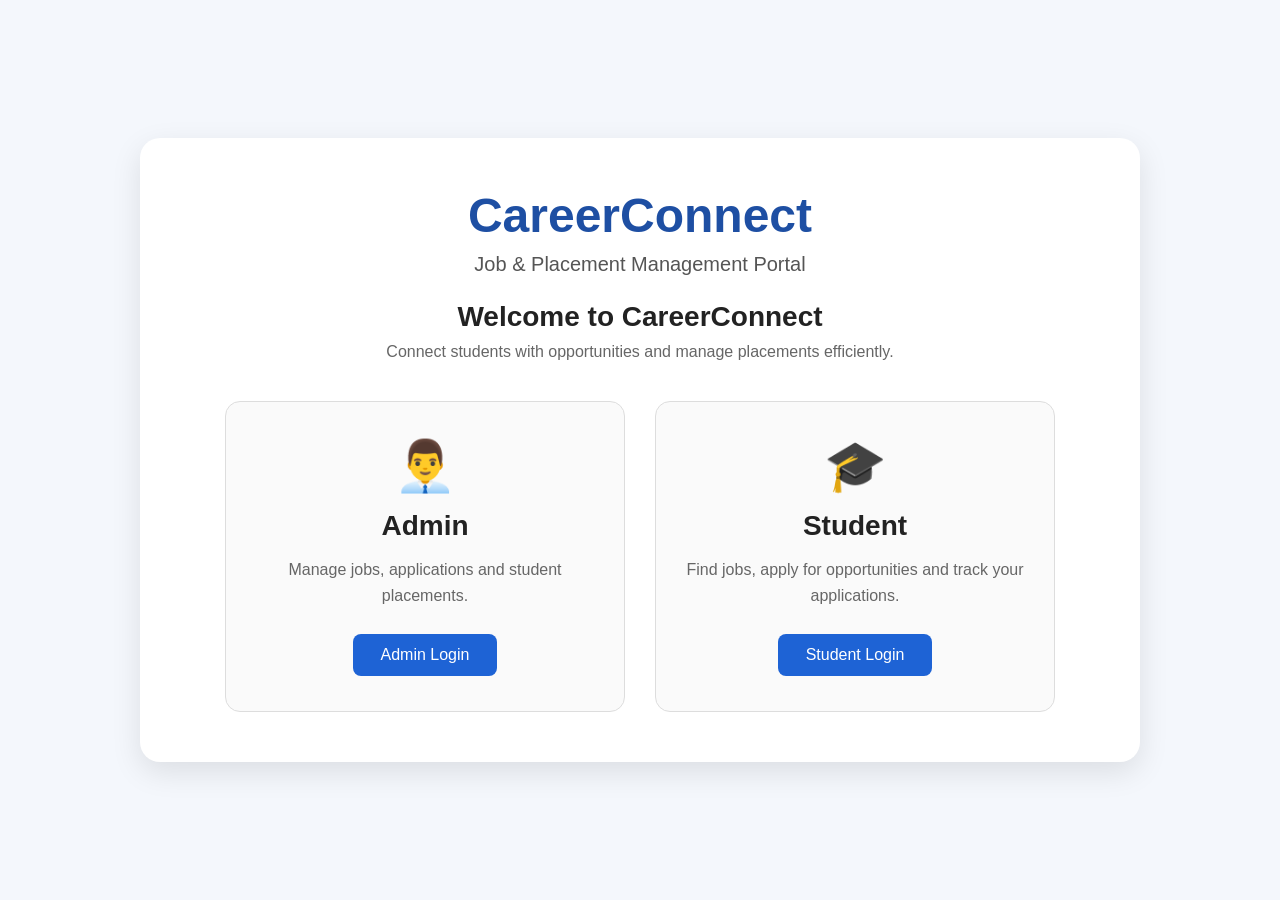
<file: src/main/webapp/index.html>
<!DOCTYPE html>
<html lang="en">

<head>

    <meta charset="UTF-8">

    <meta name="viewport"
          content="width=device-width, initial-scale=1.0">

    <title>CareerConnect</title>

    <style>

        * {
            margin: 0;
            padding: 0;
            box-sizing: border-box;
        }


        body {
            font-family: Arial, sans-serif;
            background: #f4f7fc;
            min-height: 100vh;
        }


        .landing-container {
            min-height: 100vh;

            display: flex;
            justify-content: center;
            align-items: center;

            padding: 40px;
        }


        .landing-card {
            width: 100%;
            max-width: 1000px;

            background: white;

            padding: 50px;

            border-radius: 20px;

            box-shadow:
                0 10px 30px rgba(0, 0, 0, 0.10);

            text-align: center;
        }


        .landing-card h1 {
            font-size: 48px;
            color: #1e4fa3;
            margin-bottom: 10px;
        }


        .tagline {
            font-size: 20px;
            color: #555;
            margin-bottom: 25px;
        }


        .welcome-text {
            font-size: 28px;
            font-weight: bold;
            color: #222;
            margin-bottom: 10px;
        }


        .description {
            color: #666;
            font-size: 16px;
            margin-bottom: 40px;
        }


        .login-options {
            display: flex;
            justify-content: center;
            gap: 30px;
        }


        .login-box {
            width: 400px;

            border: 1px solid #ddd;

            border-radius: 15px;

            padding: 35px 25px;

            background: #fafafa;

            transition: 0.3s;
        }


        .login-box:hover {
            transform: translateY(-5px);

            box-shadow:
                0 8px 20px rgba(0, 0, 0, 0.12);
        }


        .icon {
            font-size: 50px;
            margin-bottom: 15px;
        }


        .login-box h2 {
            font-size: 28px;
            color: #222;
            margin-bottom: 15px;
        }


        .login-box p {
            color: #666;
            line-height: 1.6;
            margin-bottom: 25px;
        }


        .login-box button {
            border: none;

            background: #1e63d5;

            color: white;

            font-size: 16px;

            padding: 12px 28px;

            border-radius: 8px;

            cursor: pointer;

            transition: 0.3s;
        }


        .login-box button:hover {
            background: #164fae;
        }


        @media (max-width: 800px) {

            .login-options {
                flex-direction: column;
                align-items: center;
            }


            .login-box {
                width: 100%;
                max-width: 400px;
            }


            .landing-card {
                padding: 30px 20px;
            }


            .landing-card h1 {
                font-size: 38px;
            }

        }

    </style>

</head>


<body>


    <div class="landing-container">


        <div class="landing-card">


            <h1>
                CareerConnect
            </h1>


            <p class="tagline">
                Job & Placement Management Portal
            </p>


            <p class="welcome-text">
                Welcome to CareerConnect
            </p>


            <p class="description">
                Connect students with opportunities
                and manage placements efficiently.
            </p>



            <div class="login-options">


                <!-- ADMIN LOGIN -->

                <div class="login-box">

                    <div class="icon">
                        👨‍💼
                    </div>


                    <h2>
                        Admin
                    </h2>


                    <p>
                        Manage jobs, applications
                        and student placements.
                    </p>


                    <button
                        onclick="goToAdminLogin()">

                        Admin Login

                    </button>

                </div>



                <!-- STUDENT LOGIN -->

                <div class="login-box">

                    <div class="icon">
                        🎓
                    </div>


                    <h2>
                        Student
                    </h2>


                    <p>
                        Find jobs, apply for opportunities
                        and track your applications.
                    </p>


                    <button
                        onclick="goToStudentLogin()">

                        Student Login

                    </button>

                </div>


            </div>


        </div>


    </div>



    <script>

    function goToAdminLogin() {

        window.location.href =
            "login.html?role=ADMIN";

    }


    function goToStudentLogin() {

        window.location.href =
            "login.html?role=STUDENT";

    }

    </script>


</body>

</html>
</file>
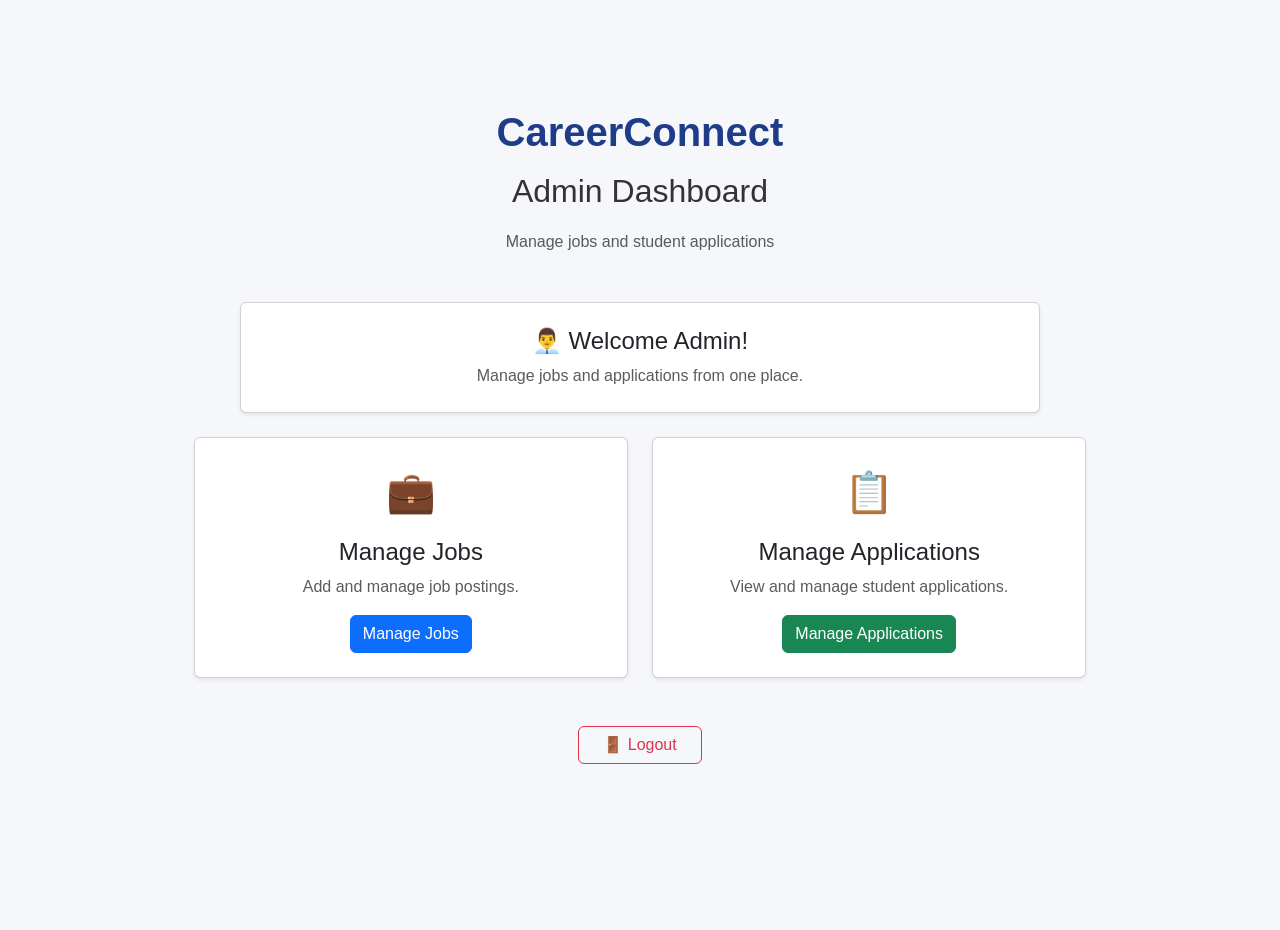
<file: src/main/webapp/admin-dashboard.html>
<!DOCTYPE html>
<html lang="en">

<head>

    <meta charset="UTF-8">

    <meta name="viewport"
          content="width=device-width, initial-scale=1.0">

    <title>CareerConnect - Admin Dashboard</title>


    <!-- Bootstrap -->

    <link
        href="https://cdn.jsdelivr.net/npm/bootstrap@5.3.3/dist/css/bootstrap.min.css"
        rel="stylesheet">


    <!-- Custom CSS -->

    <link rel="stylesheet"
          href="css/style.css">

</head>


<body>


    <div class="container py-5">


        <!-- Header -->

        <div class="text-center mb-5">

            <h1 class="fw-bold">
                CareerConnect
            </h1>

            <h2 class="mt-3">
                Admin Dashboard
            </h2>

            <p class="text-muted">
                Manage jobs and student applications
            </p>

        </div>


        <!-- Welcome -->

        <div class="card shadow-sm mx-auto mb-4"
             style="max-width: 800px;">

            <div class="card-body text-center p-4">

                <h4>
                    👨‍💼 Welcome Admin!
                </h4>

                <p class="text-muted mb-0">
                    Manage jobs and applications from one place.
                </p>

            </div>

        </div>


        <!-- Dashboard Options -->

        <div class="row justify-content-center g-4">


            <!-- Manage Jobs -->

            <div class="col-md-5">

                <div class="card shadow-sm h-100">

                    <div class="card-body text-center p-4">

                        <div class="fs-1 mb-3">
                            💼
                        </div>

                        <h4>
                            Manage Jobs
                        </h4>

                        <p class="text-muted">
                            Add and manage job postings.
                        </p>

                        <a
                            href="admin-jobs.html"
                            class="btn btn-primary">

                            Manage Jobs

                        </a>

                    </div>

                </div>

            </div>


            <!-- Manage Applications -->

            <div class="col-md-5">

                <div class="card shadow-sm h-100">

                    <div class="card-body text-center p-4">

                        <div class="fs-1 mb-3">
                            📋
                        </div>

                        <h4>
                            Manage Applications
                        </h4>

                        <p class="text-muted">
                            View and manage student applications.
                        </p>

                        <a
                            href="admin-applications.html"
                            class="btn btn-success">

                            Manage Applications

                        </a>

                    </div>

                </div>

            </div>


        </div>


        <!-- Logout -->

        <div class="text-center mt-5">

            <a
                href="logout"
                class="btn btn-outline-danger px-4">

                🚪 Logout

            </a>

        </div>


    </div>


</body>

</html>
</file>
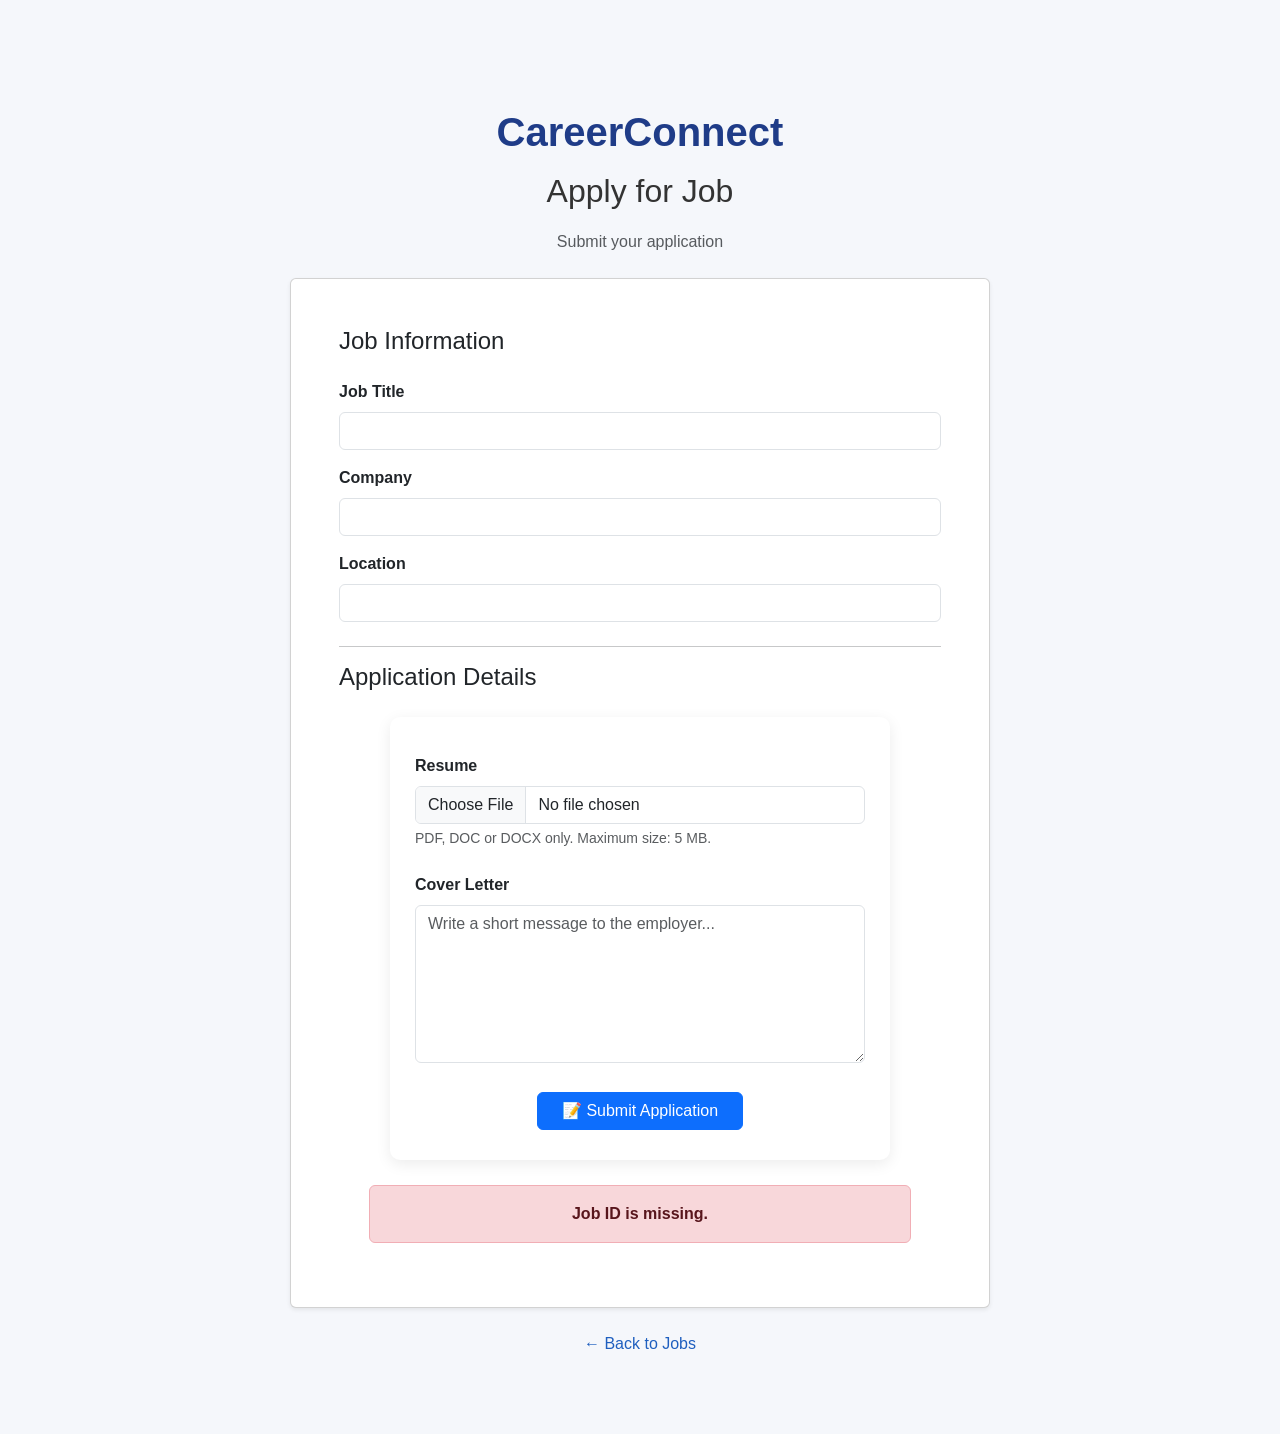
<file: src/main/webapp/application-form.html>
<!DOCTYPE html>
<html lang="en">

<head>

    <meta charset="UTF-8">

    <meta name="viewport"
          content="width=device-width, initial-scale=1.0">

    <title>CareerConnect - Apply for Job</title>

    <!-- Bootstrap -->
    <link
        href="https://cdn.jsdelivr.net/npm/bootstrap@5.3.3/dist/css/bootstrap.min.css"
        rel="stylesheet">

    <!-- Custom CSS -->
    <link rel="stylesheet"
          href="css/style.css">

</head>


<body>

    <div class="container py-5">

        <!-- Heading -->

        <div class="text-center mb-4">

            <h1 class="fw-bold">
                CareerConnect
            </h1>

            <h2 class="mt-3">
                Apply for Job
            </h2>

            <p class="text-muted">
                Submit your application
            </p>

        </div>


        <!-- Application Card -->

        <div class="card shadow-sm mx-auto"
             style="max-width: 700px;">

            <div class="card-body p-4 p-md-5">


                <!-- Job Information -->

                <h4 class="mb-4">
                    Job Information
                </h4>


                <div class="mb-3">

                    <label class="form-label fw-semibold">
                        Job Title
                    </label>

                    <input
                        type="text"
                        id="jobTitle"
                        class="form-control"
                        readonly>

                </div>


                <div class="mb-3">

                    <label class="form-label fw-semibold">
                        Company
                    </label>

                    <input
                        type="text"
                        id="company"
                        class="form-control"
                        readonly>

                </div>


                <div class="mb-4">

                    <label class="form-label fw-semibold">
                        Location
                    </label>

                    <input
                        type="text"
                        id="location"
                        class="form-control"
                        readonly>

                </div>


                <hr>


                <!-- Application Form -->

                <h4 class="mb-4">
                    Application Details
                </h4>


                <form
                    id="applicationForm"
                    action="student/apply"
                    method="post"
                    enctype="multipart/form-data">


                    <!-- Hidden Job ID -->

                    <input
                        type="hidden"
                        id="jobId"
                        name="jobId">


                    <!-- Resume -->

                    <div class="mb-4">

                        <label
                            for="resume"
                            class="form-label fw-semibold">

                            Resume

                        </label>

                        <input
                            type="file"
                            id="resume"
                            name="resume"
                            class="form-control"
                            accept=".pdf,.doc,.docx"
                            required>

                        <div class="form-text">
                            PDF, DOC or DOCX only. Maximum size: 5 MB.
                        </div>

                    </div>


                    <!-- Cover Letter -->

                    <div class="mb-4">

                        <label
                            for="coverLetter"
                            class="form-label fw-semibold">

                            Cover Letter

                        </label>

                        <textarea
                            id="coverLetter"
                            name="coverLetter"
                            class="form-control"
                            rows="6"
                            placeholder="Write a short message to the employer..."></textarea>

                    </div>


                    <!-- Submit -->

                    <div class="text-center">

                        <button
                            type="submit"
                            id="submitApplication"
                            class="btn btn-primary px-4">

                            📝 Submit Application

                        </button>

                    </div>


                </form>


                <!-- Message -->

                <div
                    id="message"
                    class="mt-4">
                </div>


            </div>

        </div>


        <!-- Back -->

        <div class="text-center mt-4">

            <a href="student-jobs.html"
               class="text-decoration-none">

                ← Back to Jobs

            </a>

        </div>

    </div>


    <!-- Application JavaScript -->

    <script src="js/application-form.js"></script>

</body>

</html>
</file>
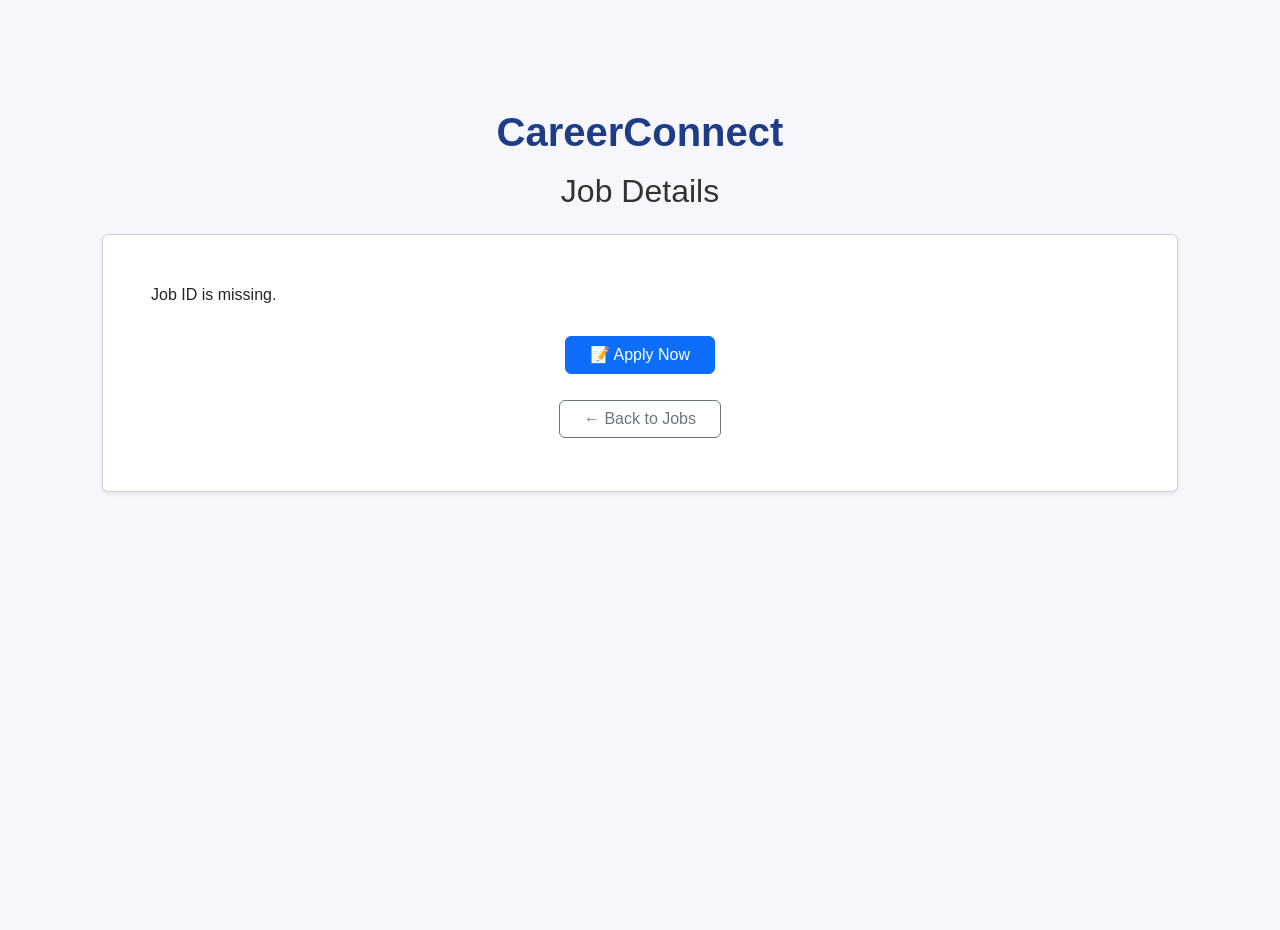
<file: src/main/webapp/job-details.html>
<!DOCTYPE html>
<html lang="en">

<head>

    <meta charset="UTF-8">

    <meta name="viewport"
          content="width=device-width, initial-scale=1.0">

    <title>CareerConnect - Job Details</title>


    <!-- Bootstrap -->
    <link
        href="https://cdn.jsdelivr.net/npm/bootstrap@5.3.3/dist/css/bootstrap.min.css"
        rel="stylesheet">


    <!-- Custom CSS -->
    <link rel="stylesheet"
          href="css/style.css">

</head>


<body>


    <!-- Main Container -->

    <div class="container py-5">


        <!-- Heading -->

        <div class="text-center mb-4">

            <h1 class="fw-bold">
                CareerConnect
            </h1>

            <h2 class="mt-3">
                Job Details
            </h2>

        </div>


        <!-- Job Details Card -->

        <div class="card shadow-sm mx-auto job-details-card">

            <div class="card-body p-4 p-md-5">


                <!-- Job Details -->

                <div id="jobDetails">

                    <div class="text-center text-muted">

                        Loading job details...

                    </div>

                </div>


                <!-- Apply Button -->

                <div class="text-center mt-4">

                    <button
                        id="applyButton"
                        type="button"
                        class="btn btn-primary px-4">

                        📝 Apply Now

                    </button>

                </div>


                <!-- Back Button -->

                <div class="text-center mt-3">

                    <button
                        type="button"
                        class="btn btn-outline-secondary px-4"
                        onclick="window.location.href='student-jobs.html'">

                        ← Back to Jobs

                    </button>

                </div>


            </div>

        </div>


    </div>


    <!-- Existing JavaScript -->

    <script src="js/job-details.js"></script>


</body>

</html>
</file>
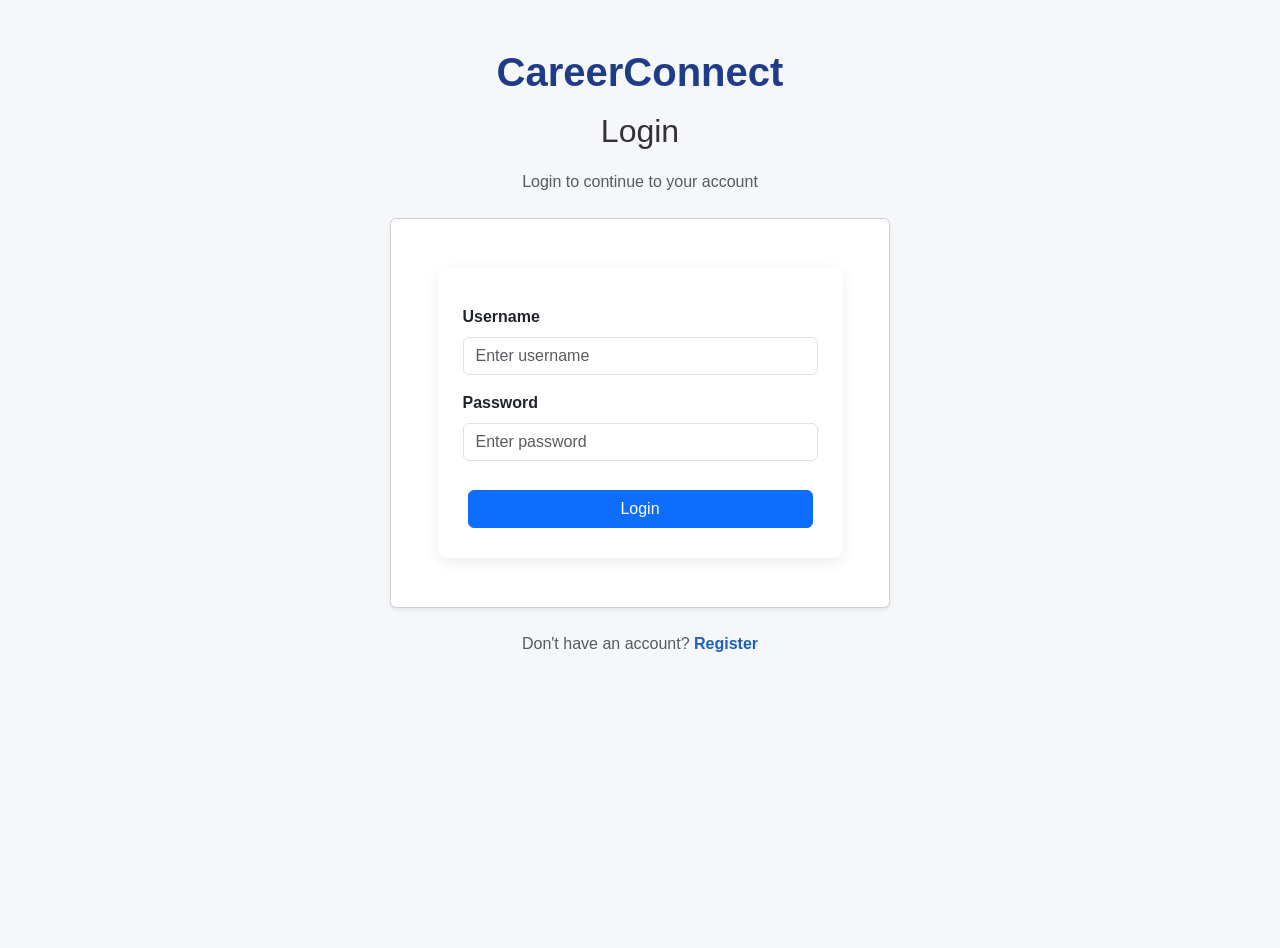
<file: src/main/webapp/login.html>
<!DOCTYPE html>
<html lang="en">

<head>

    <meta charset="UTF-8">

    <meta name="viewport"
          content="width=device-width, initial-scale=1.0">

    <title>CareerConnect - Login</title>


    <!-- Bootstrap -->

    <link
        href="https://cdn.jsdelivr.net/npm/bootstrap@5.3.3/dist/css/bootstrap.min.css"
        rel="stylesheet">


    <!-- Custom CSS -->

    <link rel="stylesheet"
          href="css/style.css">

</head>


<body>


    <div class="container">


        <!-- Header -->

        <div class="text-center mt-5 mb-4">

            <h1 class="fw-bold">
                CareerConnect
            </h1>

            <h2 class="mt-3"
                id="loginTitle">

                Login

            </h2>

            <p class="text-muted"
               id="loginDescription">

                Login to continue to your account

            </p>

        </div>



        <!-- Login Card -->

        <div class="card shadow-sm mx-auto"
             style="max-width: 500px;">

            <div class="card-body p-4">


                <form action="login"
                      method="post">


                    <!-- Username -->

                    <div class="mb-3">

                        <label for="username"
                               class="form-label fw-semibold">

                            Username

                        </label>

                        <input
                            type="text"
                            class="form-control"
                            id="username"
                            name="username"
                            placeholder="Enter username"
                            required>

                    </div>



                    <!-- Password -->

                    <div class="mb-4">

                        <label for="password"
                               class="form-label fw-semibold">

                            Password

                        </label>

                        <input
                            type="password"
                            class="form-control"
                            id="password"
                            name="password"
                            placeholder="Enter password"
                            required>

                    </div>



                    <!-- Login Button -->

                    <div class="d-grid">

                        <button
                            type="submit"
                            class="btn btn-primary">

                            Login

                        </button>

                    </div>


                </form>


            </div>

        </div>



        <!-- Student Registration -->

        <div class="text-center mt-4"
             id="registerSection">

            <p class="text-muted">

                Don't have an account?

                <a href="register.html"
                   class="text-decoration-none fw-semibold">

                    Register

                </a>

            </p>

        </div>


    </div>



    <!-- ROLE HANDLING -->

    <script>

        const params =
            new URLSearchParams(
                window.location.search
            );


        const role =
            params.get("role");


        const loginTitle =
            document.getElementById(
                "loginTitle"
            );


        const loginDescription =
            document.getElementById(
                "loginDescription"
            );


        const registerSection =
            document.getElementById(
                "registerSection"
            );


        // ADMIN LOGIN

        if (role === "ADMIN") {

            loginTitle.textContent =
                "Admin Login";

            loginDescription.textContent =
                "Login to access the Admin Dashboard";


            // Hide student registration

            registerSection.style.display =
                "none";

        }


        // STUDENT LOGIN

        else if (role === "STUDENT") {

            loginTitle.textContent =
                "Student Login";

            loginDescription.textContent =
                "Login to access your Student Dashboard";


            // Show registration

            registerSection.style.display =
                "block";

        }


        // DEFAULT

        else {

            loginTitle.textContent =
                "Login";

            loginDescription.textContent =
                "Login to continue to your account";

        }

    </script>


</body>

</html>
</file>
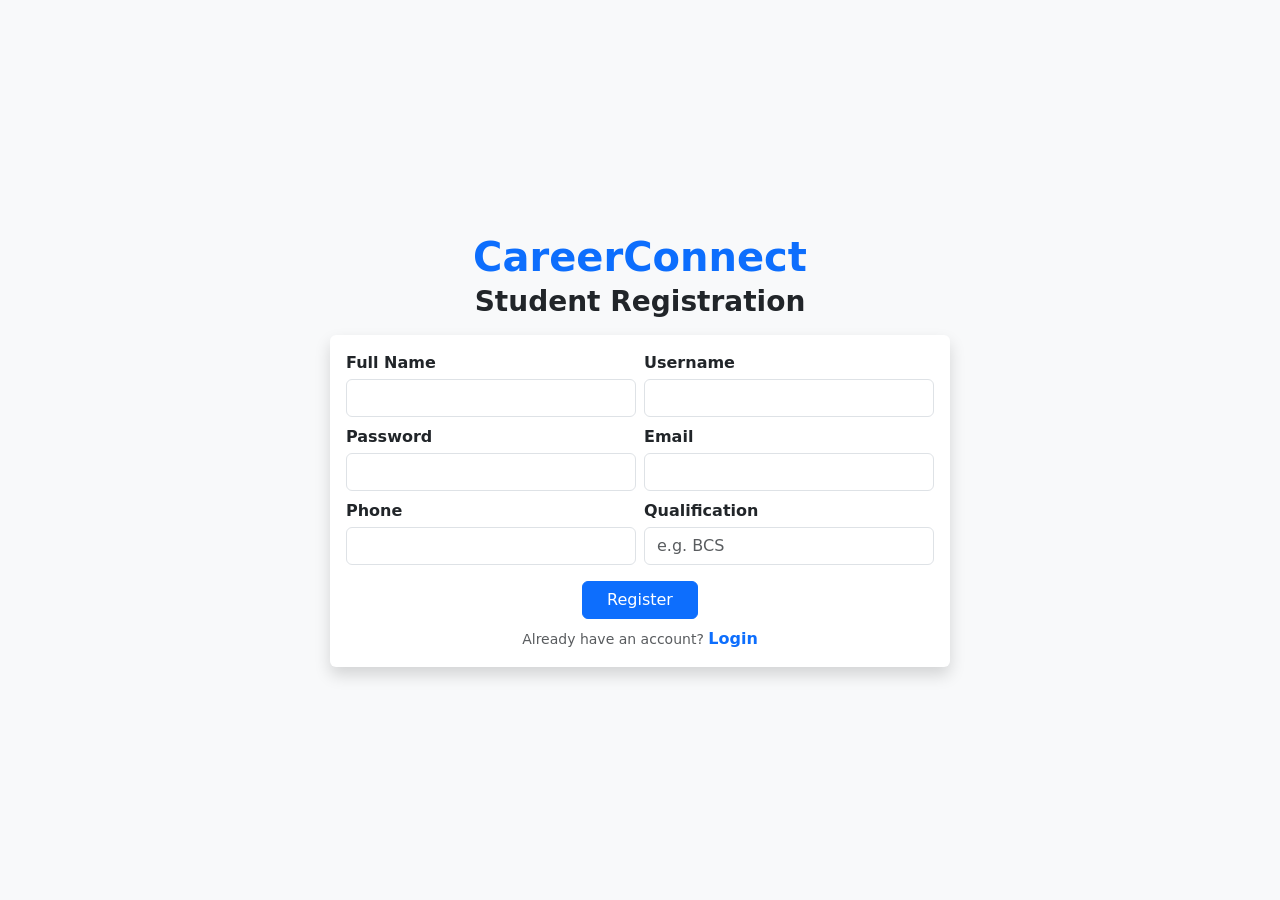
<file: src/main/webapp/register.html>
<!DOCTYPE html>
<html lang="en">

<head>
    <meta charset="UTF-8">

    <meta name="viewport"
          content="width=device-width, initial-scale=1.0">

    <title>CareerConnect - Registration</title>

    <!-- Bootstrap -->
    <link
        href="https://cdn.jsdelivr.net/npm/bootstrap@5.3.3/dist/css/bootstrap.min.css"
        rel="stylesheet">
</head>

<body class="bg-light">

    <div class="container-fluid min-vh-100 d-flex align-items-center justify-content-center">

        <div class="w-100" style="max-width: 620px;">

            <!-- Heading -->
            <div class="text-center mb-3">

                <h1 class="fw-bold text-primary mb-1">
                    CareerConnect
                </h1>

                <h3 class="fw-semibold mb-0">
                    Student Registration
                </h3>

            </div>


            <!-- Registration Card -->
            <div class="card border-0 shadow">

                <div class="card-body p-3">

                    <form action="register" method="post">

                        <div class="row g-2">

                            <!-- Full Name -->
                            <div class="col-md-6">

                                <label class="form-label fw-semibold mb-1">
                                    Full Name
                                </label>

                                <input
                                    type="text"
                                    name="fullName"
                                    class="form-control"
                                    required>

                            </div>


                            <!-- Username -->
                            <div class="col-md-6">

                                <label class="form-label fw-semibold mb-1">
                                    Username
                                </label>

                                <input
                                    type="text"
                                    name="username"
                                    class="form-control"
                                    required>

                            </div>


                            <!-- Password -->
                            <div class="col-md-6">

                                <label class="form-label fw-semibold mb-1">
                                    Password
                                </label>

                                <input
                                    type="password"
                                    name="password"
                                    class="form-control"
                                    required>

                            </div>


                            <!-- Email -->
                            <div class="col-md-6">

                                <label class="form-label fw-semibold mb-1">
                                    Email
                                </label>

                                <input
                                    type="email"
                                    name="email"
                                    class="form-control"
                                    required>

                            </div>


                            <!-- Phone -->
                            <div class="col-md-6">

                                <label class="form-label fw-semibold mb-1">
                                    Phone
                                </label>

                                <input
                                    type="text"
                                    name="phone"
                                    class="form-control"
                                    required>

                            </div>


                            <!-- Qualification -->
                            <div class="col-md-6">

                                <label class="form-label fw-semibold mb-1">
                                    Qualification
                                </label>

                                <input
                                    type="text"
                                    name="qualification"
                                    class="form-control"
                                    placeholder="e.g. BCS"
                                    required>

                            </div>


                     


                        <!-- Register -->
                        <div class="text-center mt-3">

                            <button
                                type="submit"
                                class="btn btn-primary px-4">

                                Register

                            </button>

                        </div>


                        <!-- Login -->
                        <div class="text-center mt-2">

                            <small class="text-muted">
                                Already have an account?
                            </small>

                           <a
    href="login.html?role=STUDENT"
    class="text-decoration-none fw-semibold">

    Login

</a>

                        </div>

                    </form>

                </div>

            </div>

        </div>

    </div>

</body>

</html>
</file>
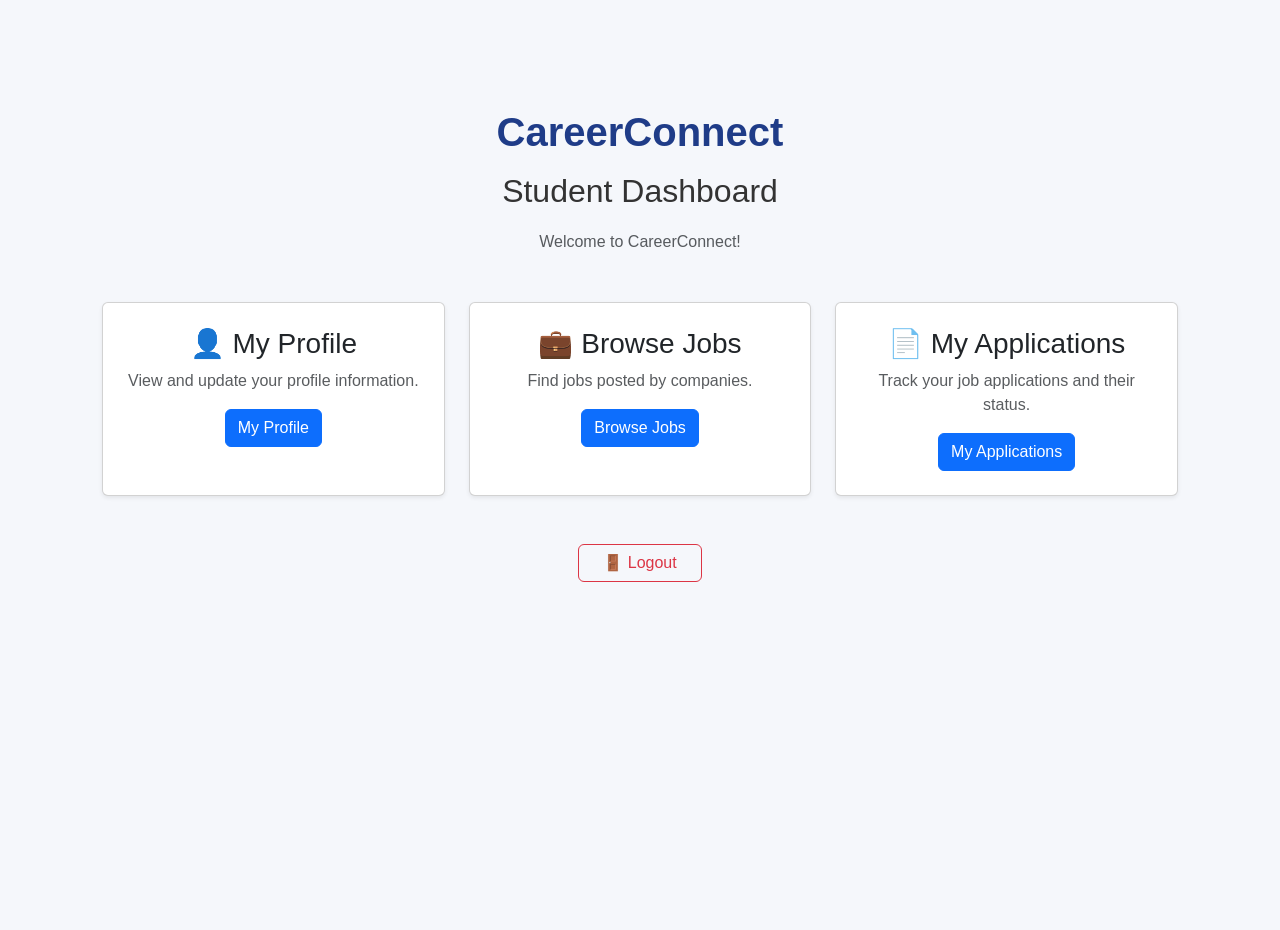
<file: src/main/webapp/student-dashboard.html>
<!DOCTYPE html>
<html lang="en">

<head>

    <meta charset="UTF-8">

    <meta name="viewport"
          content="width=device-width, initial-scale=1.0">

    <title>CareerConnect - Student Dashboard</title>


    <!-- Bootstrap -->

    <link
        href="https://cdn.jsdelivr.net/npm/bootstrap@5.3.3/dist/css/bootstrap.min.css"
        rel="stylesheet">


    <!-- Custom CSS -->

    <link rel="stylesheet"
          href="css/style.css">

</head>


<body>

    <div class="container py-5">


        <!-- Heading -->

        <h1 class="text-center fw-bold">
            CareerConnect
        </h1>

        <h2 class="text-center mt-3">
            Student Dashboard
        </h2>

        <p class="text-center text-muted mb-5">
            Welcome to CareerConnect!
        </p>


        <!-- Dashboard Cards -->

        <div class="row g-4 justify-content-center">


            <!-- My Profile -->

            <div class="col-md-4">

                <div class="card h-100 shadow-sm text-center">

                    <div class="card-body p-4">

                        <h3 class="card-title">
                            👤 My Profile
                        </h3>

                        <p class="card-text text-muted">
                            View and update your profile
                            information.
                        </p>

                        <a
                            href="profile.html"
                            class="btn btn-primary">

                            My Profile

                        </a>

                    </div>

                </div>

            </div>


            <!-- Browse Jobs -->

            <div class="col-md-4">

                <div class="card h-100 shadow-sm text-center">

                    <div class="card-body p-4">

                        <h3 class="card-title">
                            💼 Browse Jobs
                        </h3>

                        <p class="card-text text-muted">
                            Find jobs posted by companies.
                        </p>

                        <a
                            href="student-jobs.html"
                            class="btn btn-primary">

                            Browse Jobs

                        </a>

                    </div>

                </div>

            </div>


            <!-- My Applications -->

            <div class="col-md-4">

                <div class="card h-100 shadow-sm text-center">

                    <div class="card-body p-4">

                        <h3 class="card-title">
                            📄 My Applications
                        </h3>

                        <p class="card-text text-muted">
                            Track your job applications
                            and their status.
                        </p>

                        <a
                            href="my-applications.html"
                            class="btn btn-primary">

                            My Applications

                        </a>

                    </div>

                </div>

            </div>


        </div>


        <!-- Logout -->

        <div class="text-center mt-5">

            <a
                href="logout"
                class="btn btn-outline-danger px-4">

                🚪 Logout

            </a>

        </div>


    </div>

</body>

</html>
</file>
<file: src/main/webapp/css/style.css>
/* =====================================================
   CAREERCONNECT - COMMON STYLES
===================================================== */


/* =========================
   RESET
========================= */

* {
    margin: 0;
    padding: 0;
    box-sizing: border-box;
}


/* =========================
   BODY
========================= */

body {
    font-family: Arial, Helvetica, sans-serif;
    background-color: #f5f7fb;
    color: #222;
    min-height: 100vh;
}


/* =========================
   HEADINGS
========================= */

h1 {
    text-align: center;
    margin: 30px 0 10px;
    color: #1f3c88;
}

h2 {
    text-align: center;
    margin: 20px 0;
    color: #333;
}

h3 {
    color: #1f3c88;
}


/* =========================
   LINKS
========================= */

a {
    text-decoration: none;
    color: #1f5fbf;
}

a:hover {
    text-decoration: underline;
}


/* =========================
   BUTTONS
========================= */

button {
    border: none;
    padding: 10px 18px;
    border-radius: 6px;
    background-color: #1f5fbf;
    color: white;
    font-size: 15px;
    cursor: pointer;
    margin: 5px;
}

button:hover {
    background-color: #164a96;
}


/* =========================
   FORMS
========================= */

form {
    width: 90%;
    max-width: 500px;
    margin: 25px auto;
    padding: 25px;
    background-color: white;
    border-radius: 10px;
    box-shadow: 0 4px 15px rgba(0, 0, 0, 0.08);
}


label {
    display: block;
    margin-top: 12px;
    margin-bottom: 6px;
    font-weight: bold;
}


input,
select,
textarea {
    width: 100%;
    padding: 10px;
    border: 1px solid #ccc;
    border-radius: 6px;
    font-size: 14px;
    outline: none;
}


input:focus,
select:focus,
textarea:focus {
    border-color: #1f5fbf;
}


textarea {
    min-height: 100px;
    resize: vertical;
}


/* =========================
   NAVIGATION
========================= */

nav {
    background-color: #1f3c88;
    padding: 15px 30px;
    display: flex;
    justify-content: center;
    align-items: center;
    gap: 25px;
}


nav a {
    color: white;
    font-weight: bold;
}


nav a:hover {
    color: #dce7ff;
    text-decoration: none;
}


/* =========================
   DASHBOARD
========================= */

.dashboard-container {
    width: 90%;
    max-width: 1100px;
    margin: 30px auto;

    display: grid;
    grid-template-columns:
        repeat(auto-fit, minmax(220px, 1fr));

    gap: 20px;
}


.dashboard-card {
    background-color: white;
    padding: 25px;
    border-radius: 10px;
    text-align: center;

    box-shadow:
        0 4px 15px rgba(0, 0, 0, 0.08);

    transition: transform 0.2s;
}


.dashboard-card:hover {
    transform: translateY(-4px);
}


.dashboard-card h3 {
    margin-bottom: 12px;
}


.dashboard-card p {
    color: #666;
    margin-bottom: 15px;
}


/* =========================
   JOB CARDS
========================= */

.jobs-container {
    width: 90%;
    max-width: 1100px;
    margin: 30px auto;
}


.job-card {
    background-color: white;
    padding: 22px;
    margin-bottom: 18px;

    border-radius: 10px;

    box-shadow:
        0 4px 15px rgba(0, 0, 0, 0.08);
}


.job-card h3 {
    margin-bottom: 12px;
}


.job-card p {
    margin: 7px 0;
    color: #555;
}


/* =========================
   APPLICATION CARDS
========================= */

#applicationsContainer {
    width: 90%;
    max-width: 1100px;
    margin: 30px auto;
}


.application-card {
    background-color: white;
    padding: 25px;
    margin-bottom: 20px;

    border-radius: 10px;

    box-shadow:
        0 4px 15px rgba(0, 0, 0, 0.08);
}


.application-card h3 {
    margin-bottom: 15px;
}


.application-card p {
    margin: 8px 0;
    line-height: 1.5;
}


.application-card hr {
    border: none;
    border-top: 1px solid #ddd;
    margin: 18px 0;
}


/* =========================
   STATUS DROPDOWN
========================= */

.application-card select {
    width: auto;
    min-width: 150px;
    padding: 8px 12px;
    margin-left: 5px;
}


/* =========================
   TABLE
========================= */

table {
    width: 90%;
    max-width: 1100px;
    margin: 30px auto;

    border-collapse: collapse;

    background-color: white;

    box-shadow:
        0 4px 15px rgba(0, 0, 0, 0.08);
}


th,
td {
    padding: 12px;
    border: 1px solid #ddd;
    text-align: left;
}


th {
    background-color: #1f3c88;
    color: white;
}


tr:nth-child(even) {
    background-color: #f8f9fc;
}


/* =========================
   SEARCH SECTION
========================= */

.search-container {
    width: 90%;
    max-width: 900px;
    margin: 25px auto;

    display: flex;
    gap: 10px;
}


.search-container input,
.search-container select {
    flex: 1;
}


/* =========================
   MESSAGE
========================= */

#message {
    width: 90%;
    max-width: 900px;
    margin: 15px auto;
    text-align: center;
    font-weight: bold;
}


.success {
    color: #198754;
}


.error {
    color: #dc3545;
}


/* =========================
   PROFILE
========================= */

.profile-container {
    width: 90%;
    max-width: 700px;
    margin: 30px auto;

    background-color: white;
    padding: 30px;

    border-radius: 10px;

    box-shadow:
        0 4px 15px rgba(0, 0, 0, 0.08);
}


.profile-container p {
    margin: 12px 0;
    padding-bottom: 8px;
    border-bottom: 1px solid #eee;
}


/* =========================
   CONTAINER
========================= */

.container {
    width: 90%;
    max-width: 1100px;
    margin: 30px auto;
}


/* =========================
   FOOTER
========================= */

footer {
    margin-top: 50px;
    padding: 20px;
    text-align: center;
    background-color: #1f3c88;
    color: white;
}


/* =========================
   RESPONSIVE DESIGN
========================= */

@media (max-width: 768px) {

    nav {
        flex-direction: column;
        gap: 12px;
    }


    .search-container {
        flex-direction: column;
    }


    form {
        width: 95%;
    }


    .dashboard-container {
        width: 95%;
    }


    .jobs-container {
        width: 95%;
    }


    #applicationsContainer {
        width: 95%;
    }


    table {
        width: 95%;
        font-size: 13px;
    }


    th,
    td {
        padding: 8px;
    }
    
    /* =========================
   REGISTRATION PAGE
========================= */

form + p {
    width: 90%;
    max-width: 500px;
    margin: 20px auto 40px;
    text-align: center;
}

form + p a {
    color: #1f5fbf;
    font-weight: bold;
}

/* =========================
   PROFILE PAGE
========================= */

.profile-card {
    border: none;
    border-radius: 15px;
}


.profile-information {
    width: 100%;
}


.profile-row {
    display: flex;
    justify-content: space-between;
    align-items: center;

    padding: 15px 5px;

    border-bottom: 1px solid #eeeeee;

    gap: 20px;
}


.profile-row strong {
    color: #1f3c88;
    min-width: 150px;
}


.profile-row span {
    color: #555;
    text-align: right;
    word-break: break-word;
}


#profilePhoto {
    background-color: #f1f3f5;
}


@media (max-width: 576px) {

    .profile-row {
        flex-direction: column;
        align-items: flex-start;
        gap: 5px;
    }


    .profile-row span {
        text-align: left;
    }

}

/* =========================
   STUDENT JOBS PAGE
========================= */

#jobsContainer {
    width: 100%;
}


.job-card {
    background-color: white;
    border: none;
    border-radius: 12px;
    padding: 25px;
    margin-bottom: 20px;

    box-shadow:
        0 4px 15px rgba(0, 0, 0, 0.08);

    transition: transform 0.2s,
                box-shadow 0.2s;
}


.job-card:hover {
    transform: translateY(-3px);

    box-shadow:
        0 7px 20px rgba(0, 0, 0, 0.12);
}


.job-card h3 {
    color: #1f3c88;
    margin-bottom: 15px;
}


.job-card p {
    margin: 8px 0;
    color: #555;
}


.job-card button {
    margin-top: 12px;
}


/* Search card */

#keyword,
#location {
    height: 45px;
}


#searchButton,
#clearButton {
    height: 45px;
}

/* =========================
   JOB DETAILS PAGE
========================= */

.job-details-card {
    max-width: 750px;
    border: none;
    border-radius: 15px;
}


.job-details-card h3 {
    color: #1f3c88;
    margin-bottom: 25px;
}


.job-details-card p {
    font-size: 16px;
    margin-bottom: 12px;
    color: #555;
}


.job-details-card strong {
    color: #222;
}


.job-details-card .job-description {
    background-color: #f8f9fa;
    border-radius: 10px;
    padding: 18px;
    margin-top: 20px;
}


/* =========================================
   LOGIN PAGE
========================================= */

body {
    background-color: #f5f7fb;
    font-family: Arial, sans-serif;
    min-height: 100vh;
}


/* CareerConnect heading */

h1 {
    color: #21468b;
}


/* Login heading */

h2 {
    color: #333;
}


/* Login card */

.card {
    border: none;
    border-radius: 15px;
}


/* Input fields */

.form-control {
    padding: 12px;
    border-radius: 8px;
}


/* Login button */

.btn-primary {
    background-color: #2563c7;
    border: none;
    padding: 11px;
    border-radius: 8px;
}


.btn-primary:hover {
    background-color: #1d4fa3;
}


/* Register link */

a {
    color: #2563c7;
}

/* =========================================
   GLOBAL
========================================= */

body {
    background-color: #f5f7fb;
    font-family: Arial, sans-serif;
}


/* =========================================
   HEADINGS
========================================= */

h1 {
    color: #21468b;
}

h2 {
    color: #333;
}


/* =========================================
   CARDS
========================================= */

.card {
    border: none;
    border-radius: 15px;
}


/* Registration card */

.registration-card {
    max-width: 600px;
}


/* =========================================
   FORM
========================================= */

.form-control {
    padding: 11px 13px;
    border-radius: 8px;
}

.form-control:focus {
    border-color: #2563c7;
    box-shadow: 0 0 0 0.2rem rgba(37, 99, 199, 0.15);
}


/* =========================================
   BUTTON
========================================= */

.btn-primary {
    background-color: #2563c7;
    border: none;
    padding: 11px;
    border-radius: 8px;
}

.btn-primary:hover {
    background-color: #1d4fa3;
}


/* =========================================
   LINKS
========================================= */

a {
    color: #2563c7;
}


/* ================================
   REGISTRATION PAGE
================================ */

.register-card {
    max-width: 600px;
    border: none;
    border-radius: 12px;
}

/* Registration inputs */
.register-card .form-control {
    height: 48px;
    border-radius: 8px;
}

/* Input focus */
.register-card .form-control:focus {
    border-color: #0d6efd;
    box-shadow: 0 0 0 0.2rem rgba(13, 110, 253, 0.15);
}

/* Register button */
.register-card .btn-primary {
    border-radius: 8px;
    font-weight: 600;
}

/* Login link */
a {
    color: #0d6efd;
}

}
</file>
